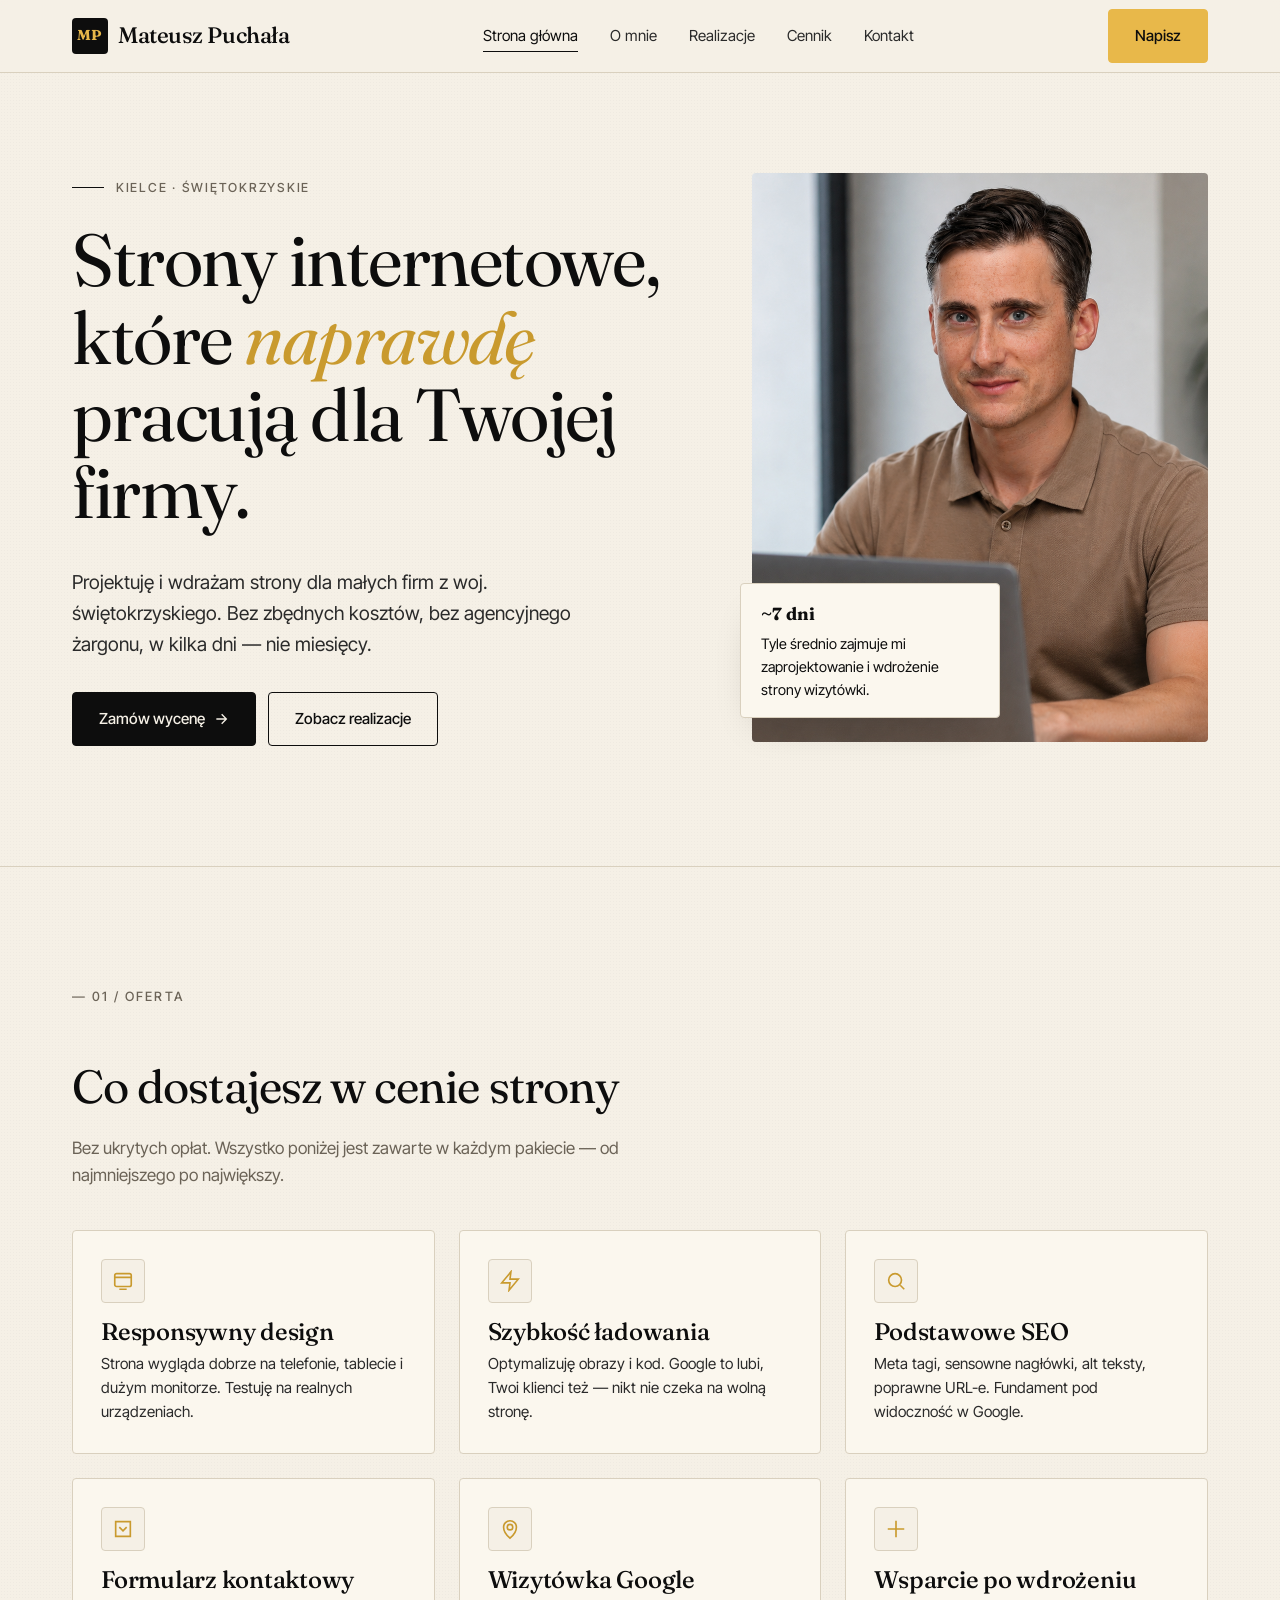
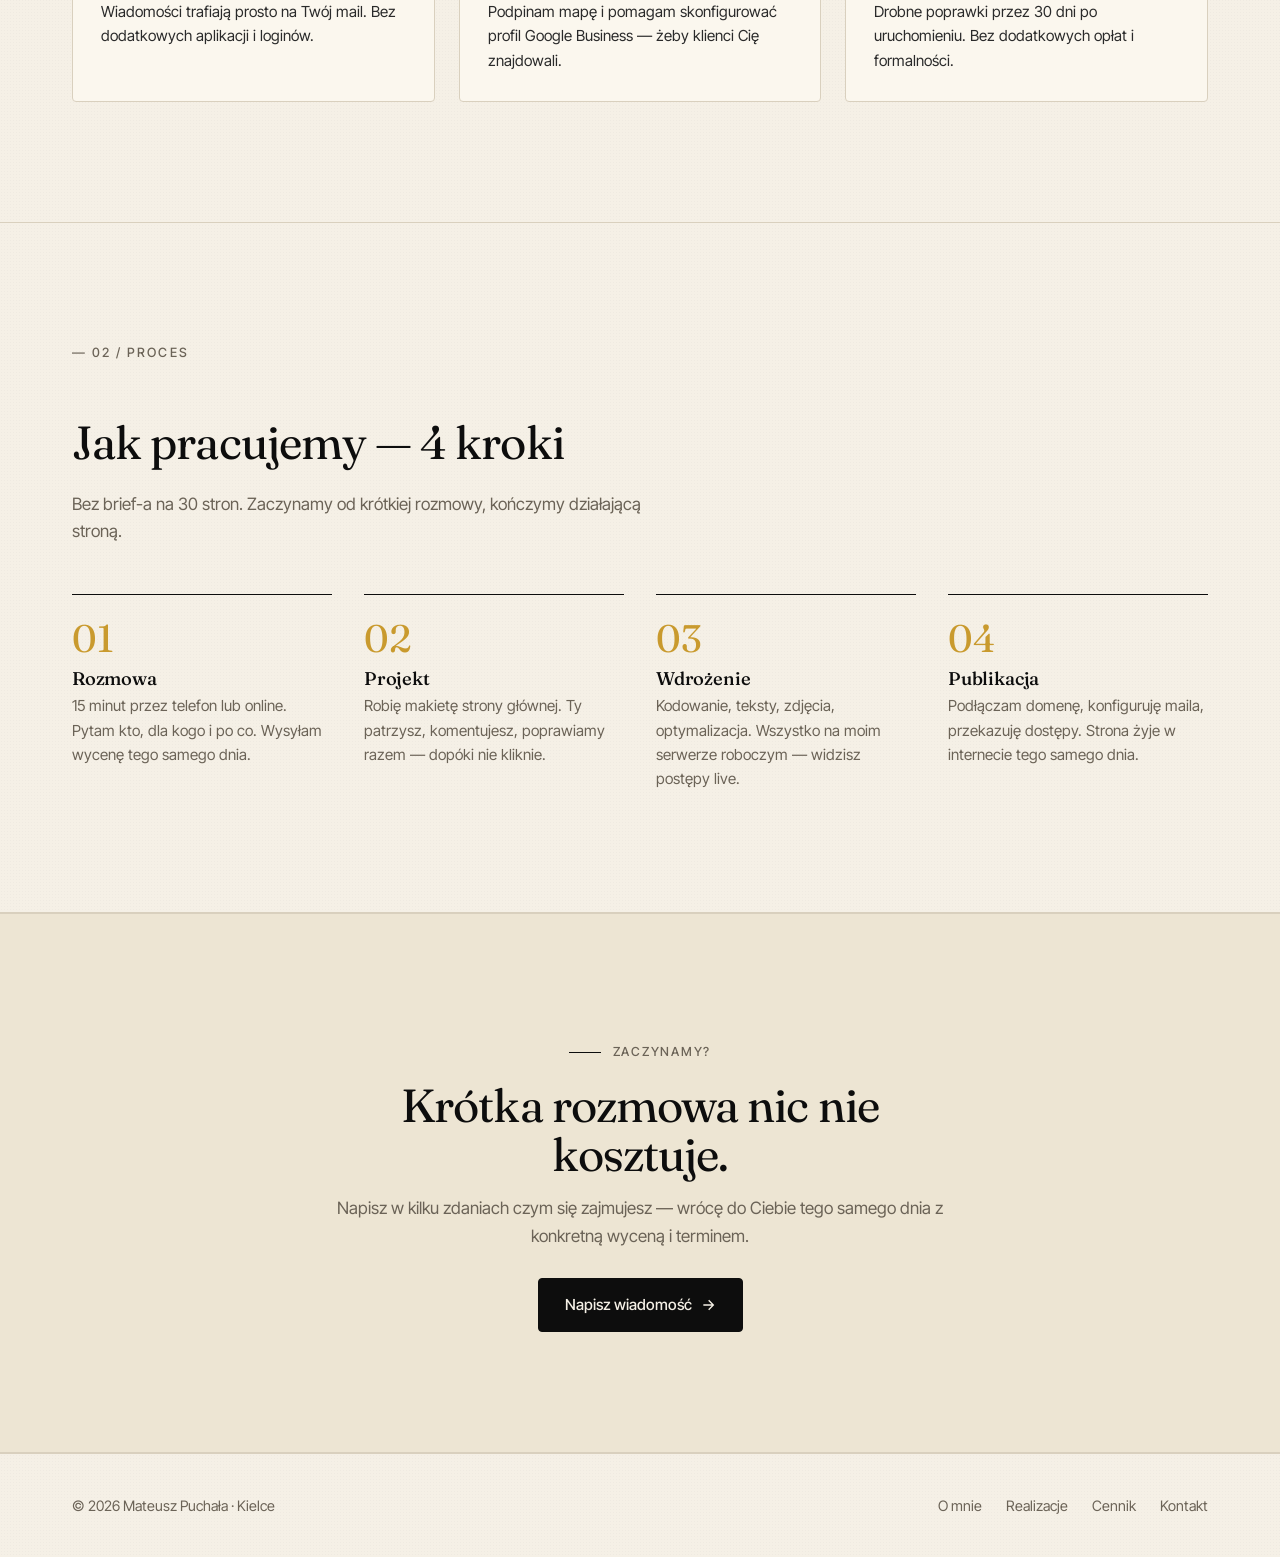
<file: index.html>
<!doctype html>
<html lang="pl">
<head>
<meta charset="utf-8" />
<meta name="viewport" content="width=device-width, initial-scale=1" />
<title>Strony internetowe Kielce · Mateusz Puchała</title>
<meta name="description" content="Projektuję i wdrażam strony internetowe dla małych firm z woj. świętokrzyskiego. Szybko, konkretnie, bez zbędnych kosztów. Kielce i okolice." />
<link rel="canonical" href="https://puchala-strony.pl/" />
<meta property="og:title" content="Strony internetowe Kielce · Mateusz Puchała" />
<meta property="og:description" content="Strony internetowe dla małych firm z woj. świętokrzyskiego. Szybko, konkretnie, bez zbędnych kosztów." />
<meta property="og:type" content="website" />
<meta property="og:url" content="https://puchala-strony.pl/" />
<meta property="og:image" content="https://puchala-strony.pl/images/og-image.jpg" />
<meta name="twitter:card" content="summary_large_image" />
<link rel="icon" href="images/favicon.svg" type="image/svg+xml" />
<link rel="preconnect" href="https://fonts.googleapis.com" />
<link rel="preconnect" href="https://fonts.gstatic.com" crossorigin />
<link rel="stylesheet" href="https://fonts.googleapis.com/css2?family=Fraunces:ital,opsz,wght@0,9..144,400;0,9..144,500;1,9..144,400&family=Inter+Tight:wght@400;500;600&display=swap" />
<link rel="stylesheet" href="css/style.css" />
<script type="application/ld+json">
{"@context":"https://schema.org","@type":"LocalBusiness","name":"Mateusz Puchała — strony internetowe","areaServed":"Województwo świętokrzyskie","description":"Projektowanie i wdrażanie stron internetowych dla małych firm.","address":{"@type":"PostalAddress","addressLocality":"Kielce","addressRegion":"świętokrzyskie","addressCountry":"PL"},"url":"/"}
</script>
</head>
<body>

<header class="site-header">
  <div class="wrap nav">
    <a class="logo" href="index.html"><span class="logo-mark">MP</span> Mateusz Puchała</a>
    <nav>
      <ul class="nav-links" id="navLinks">
        <li><a href="index.html" class="active">Strona główna</a></li>
        <li><a href="o-mnie.html">O mnie</a></li>
        <li><a href="realizacje.html">Realizacje</a></li>
        <li><a href="cennik.html">Cennik</a></li>
        <li><a href="kontakt.html">Kontakt</a></li>
      </ul>
    </nav>
    <a href="kontakt.html" class="btn btn-accent nav-cta">Napisz</a>
    <button class="nav-toggle" aria-label="Menu" aria-expanded="false" aria-controls="navLinks">
      <svg viewBox="0 0 24 24" fill="none" stroke="currentColor" stroke-width="2"><path d="M3 6h18M3 12h18M3 18h18"/></svg>
    </button>
  </div>
</header>

<main>

<!-- HERO -->
<section class="hero">
  <div class="wrap hero-grid">
    <div>
      <span class="eyebrow">Kielce · Świętokrzyskie</span>
      <h1>Strony internetowe, które <em>naprawdę</em> pracują dla Twojej firmy.</h1>
      <p class="hero-lead">Projektuję i wdrażam strony dla małych firm z woj. świętokrzyskiego. Bez zbędnych kosztów, bez agencyjnego żargonu, w kilka dni — nie miesięcy.</p>
      <div class="hero-cta">
        <a href="kontakt.html" class="btn btn-primary">Zamów wycenę
          <svg viewBox="0 0 24 24" fill="none" stroke="currentColor" stroke-width="2"><path d="M5 12h14M13 5l7 7-7 7"/></svg>
        </a>
        <a href="realizacje.html" class="btn">Zobacz realizacje</a>
      </div>
    </div>
    <div class="hero-media">
      <img class="hero-portrait" src="images/hero-portrait.jpg" alt="Mateusz Puchała przy pracy" width="896" height="1152" />
      <div class="hero-note">
        <strong>~7 dni</strong>
        Tyle średnio zajmuje mi zaprojektowanie i wdrożenie strony wizytówki.
      </div>
    </div>
  </div>
</section>


<!-- OFFER / FEATURES -->
<section id="oferta">
  <div class="wrap">
    <div class="section-head">
      <span class="section-num">— 01 / Oferta</span>
    </div>
    <h2>Co dostajesz w cenie strony</h2>
    <p class="muted" style="max-width:60ch;margin-bottom:40px">Bez ukrytych opłat. Wszystko poniżej jest zawarte w każdym pakiecie — od najmniejszego po największy.</p>

    <div class="feature-grid">
      <div class="feature">
        <div class="feature-icon"><svg viewBox="0 0 24 24" fill="none" stroke="currentColor" stroke-width="1.8"><rect x="3" y="4" width="18" height="14" rx="2"/><path d="M3 8h18M8 21h8"/></svg></div>
        <h3>Responsywny design</h3>
        <p>Strona wygląda dobrze na telefonie, tablecie i dużym monitorze. Testuję na realnych urządzeniach.</p>
      </div>
      <div class="feature">
        <div class="feature-icon"><svg viewBox="0 0 24 24" fill="none" stroke="currentColor" stroke-width="1.8"><path d="M13 2 3 14h9l-1 8 10-12h-9z"/></svg></div>
        <h3>Szybkość ładowania</h3>
        <p>Optymalizuję obrazy i kod. Google to lubi, Twoi klienci też — nikt nie czeka na wolną stronę.</p>
      </div>
      <div class="feature">
        <div class="feature-icon"><svg viewBox="0 0 24 24" fill="none" stroke="currentColor" stroke-width="1.8"><circle cx="11" cy="11" r="7"/><path d="m21 21-4.35-4.35"/></svg></div>
        <h3>Podstawowe SEO</h3>
        <p>Meta tagi, sensowne nagłówki, alt teksty, poprawne URL-e. Fundament pod widoczność w Google.</p>
      </div>
      <div class="feature">
        <div class="feature-icon"><svg viewBox="0 0 24 24" fill="none" stroke="currentColor" stroke-width="1.8"><path d="M4 4h16v16H4z"/><path d="m8 10 4 4 4-4"/></svg></div>
        <h3>Formularz kontaktowy</h3>
        <p>Wiadomości trafiają prosto na Twój mail. Bez dodatkowych aplikacji i loginów.</p>
      </div>
      <div class="feature">
        <div class="feature-icon"><svg viewBox="0 0 24 24" fill="none" stroke="currentColor" stroke-width="1.8"><circle cx="12" cy="10" r="3"/><path d="M12 22s7-6 7-12a7 7 0 0 0-14 0c0 6 7 12 7 12z"/></svg></div>
        <h3>Wizytówka Google</h3>
        <p>Podpinam mapę i pomagam skonfigurować profil Google Business — żeby klienci Cię znajdowali.</p>
      </div>
      <div class="feature">
        <div class="feature-icon"><svg viewBox="0 0 24 24" fill="none" stroke="currentColor" stroke-width="1.8"><path d="M12 3v18M3 12h18"/></svg></div>
        <h3>Wsparcie po wdrożeniu</h3>
        <p>Drobne poprawki przez 30 dni po uruchomieniu. Bez dodatkowych opłat i formalności.</p>
      </div>
    </div>
  </div>
</section>

<hr class="divider" />

<!-- PROCESS -->
<section id="proces">
  <div class="wrap">
    <div class="section-head">
      <span class="section-num">— 02 / Proces</span>
    </div>
    <h2>Jak pracujemy — 4 kroki</h2>
    <p class="muted" style="max-width:60ch;margin-bottom:48px">Bez brief-a na 30 stron. Zaczynamy od krótkiej rozmowy, kończymy działającą stroną.</p>
    <div class="process-grid">
      <div class="step">
        <div class="step-num">01</div>
        <h3>Rozmowa</h3>
        <p>15 minut przez telefon lub online. Pytam kto, dla kogo i po co. Wysyłam wycenę tego samego dnia.</p>
      </div>
      <div class="step">
        <div class="step-num">02</div>
        <h3>Projekt</h3>
        <p>Robię makietę strony głównej. Ty patrzysz, komentujesz, poprawiamy razem — dopóki nie kliknie.</p>
      </div>
      <div class="step">
        <div class="step-num">03</div>
        <h3>Wdrożenie</h3>
        <p>Kodowanie, teksty, zdjęcia, optymalizacja. Wszystko na moim serwerze roboczym — widzisz postępy live.</p>
      </div>
      <div class="step">
        <div class="step-num">04</div>
        <h3>Publikacja</h3>
        <p>Podłączam domenę, konfiguruję maila, przekazuję dostępy. Strona żyje w internecie tego samego dnia.</p>
      </div>
    </div>
  </div>
</section>

<hr class="divider" />

<!-- CTA -->
<section style="background:var(--bg-alt);border-top:1px solid var(--line);border-bottom:1px solid var(--line)">
  <div class="wrap" style="text-align:center;max-width:720px">
    <span class="eyebrow" style="justify-content:center">Zaczynamy?</span>
    <h2 style="margin:20px 0 16px">Krótka rozmowa nic nie kosztuje.</h2>
    <p class="muted" style="margin-bottom:28px">Napisz w kilku zdaniach czym się zajmujesz — wrócę do Ciebie tego samego dnia z konkretną wyceną i terminem.</p>
    <a href="kontakt.html" class="btn btn-primary">Napisz wiadomość
      <svg viewBox="0 0 24 24" fill="none" stroke="currentColor" stroke-width="2"><path d="M5 12h14M13 5l7 7-7 7"/></svg>
    </a>
  </div>
</section>

</main>

<footer class="site-footer">
  <div class="wrap footer-grid">
    <div>© <span id="year">2026</span> Mateusz Puchała · Kielce</div>
    <nav>
      <a href="o-mnie.html">O mnie</a>
      <a href="realizacje.html">Realizacje</a>
      <a href="cennik.html">Cennik</a>
      <a href="kontakt.html">Kontakt</a>
    </nav>
  </div>
</footer>

<script src="js/main.js"></script>
</body>
</html>
</file>
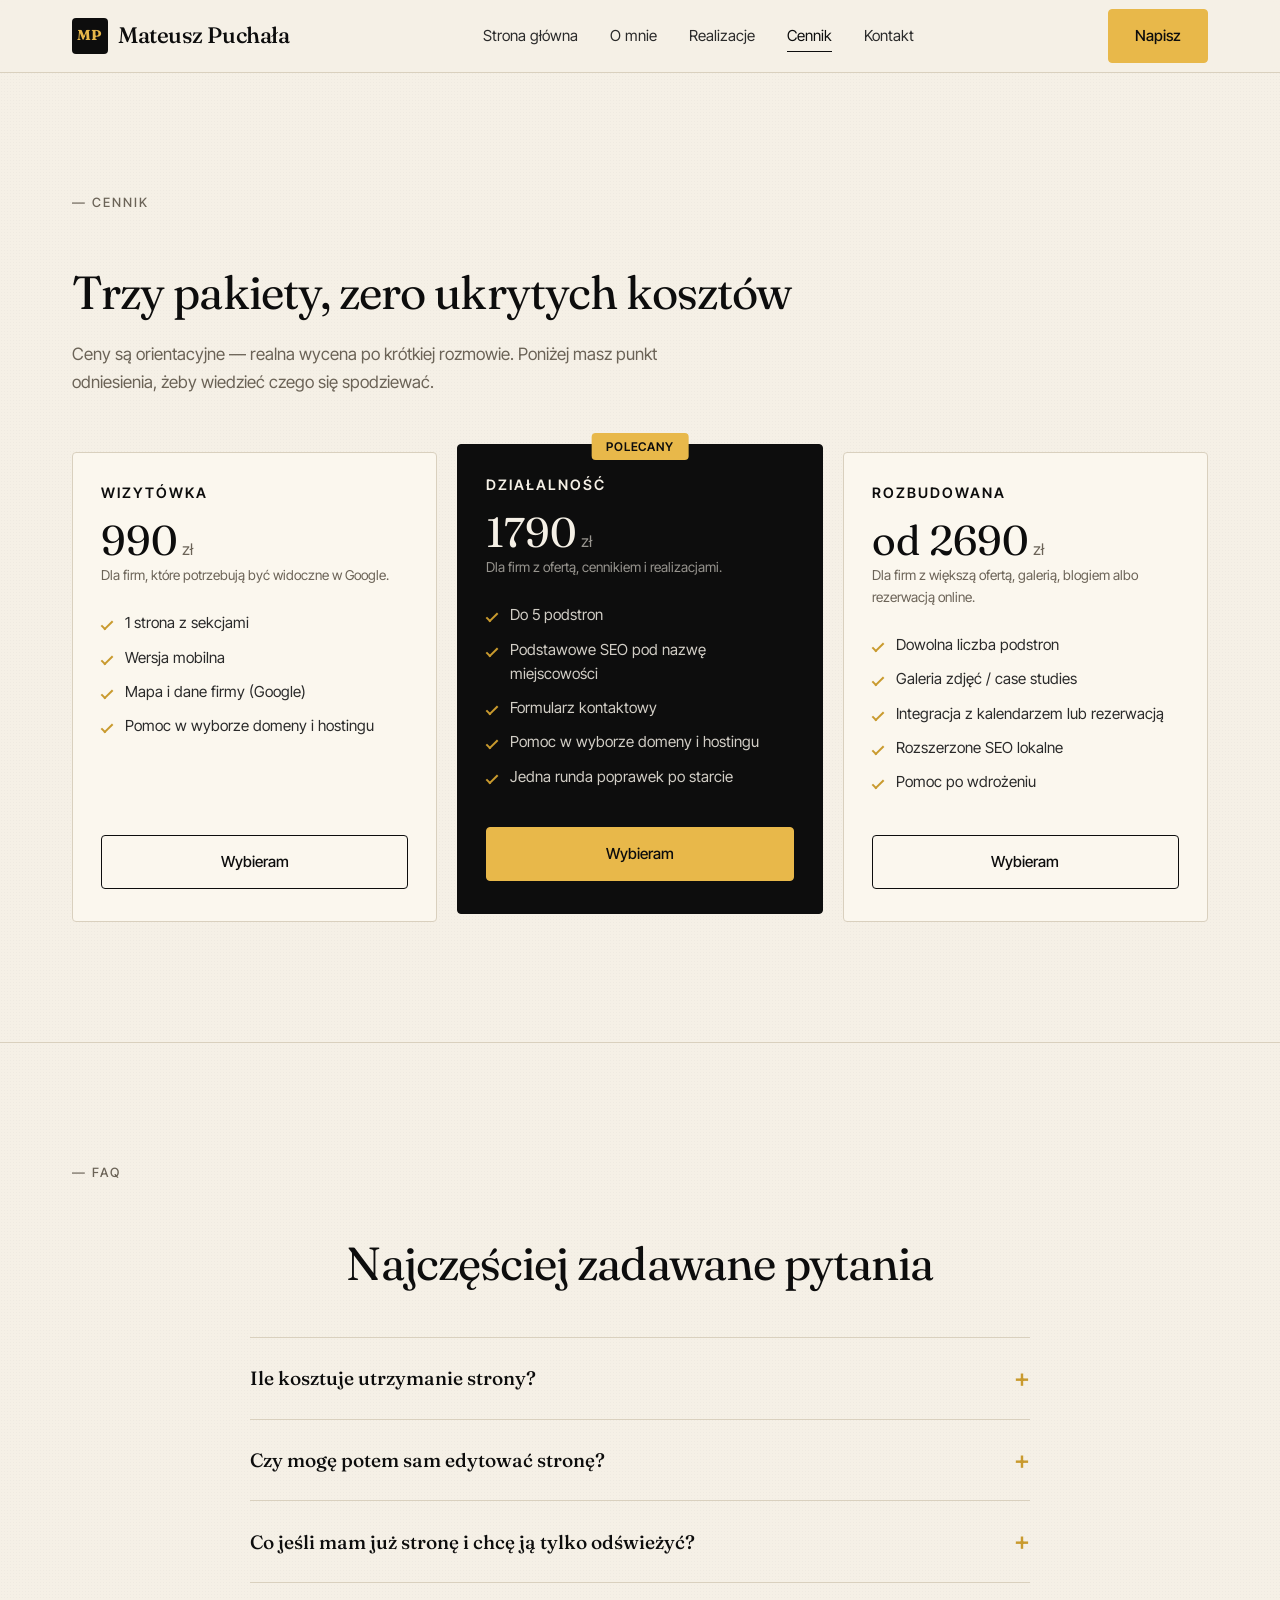
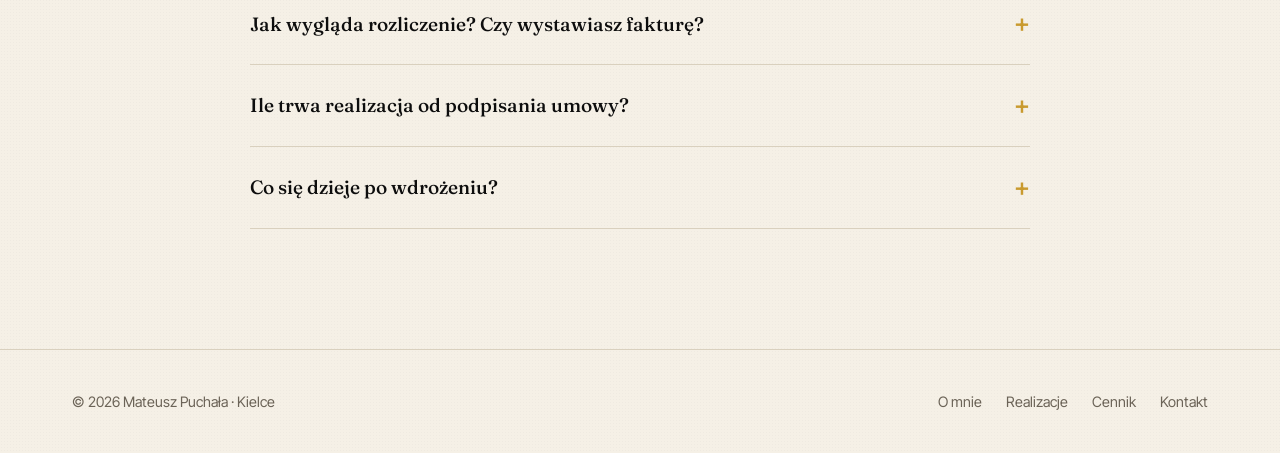
<file: cennik.html>
<!doctype html>
<html lang="pl">
<head>
<meta charset="utf-8" />
<meta name="viewport" content="width=device-width, initial-scale=1" />
<title>Cennik stron internetowych · Kielce — Mateusz Puchała</title>
<meta name="description" content="Cennik stron internetowych: pakiety od 990 zł. Wizytówka, strona firmowa, rozbudowana. Bez ukrytych kosztów, konkretne ceny." />
<link rel="canonical" href="https://puchala-strony.pl/cennik.html" />
<meta property="og:title" content="Cennik stron internetowych · Mateusz Puchała" />
<meta property="og:description" content="Konkretne ceny, bez ukrytych opłat. Pakiety od 990 zł." />
<meta property="og:type" content="website" />
<meta property="og:url" content="https://puchala-strony.pl/cennik.html" />
<meta property="og:image" content="https://puchala-strony.pl/images/og-image.jpg" />
<meta name="twitter:card" content="summary_large_image" />
<link rel="icon" href="images/favicon.svg" type="image/svg+xml" />
<link rel="preconnect" href="https://fonts.googleapis.com" />
<link rel="preconnect" href="https://fonts.gstatic.com" crossorigin />
<link rel="stylesheet" href="https://fonts.googleapis.com/css2?family=Fraunces:ital,opsz,wght@0,9..144,400;0,9..144,500;1,9..144,400&family=Inter+Tight:wght@400;500;600&display=swap" />
<link rel="stylesheet" href="css/style.css" />
<script type="application/ld+json">
{"@context":"https://schema.org","@type":"FAQPage","mainEntity":[
{"@type":"Question","name":"Ile kosztuje strona internetowa?","acceptedAnswer":{"@type":"Answer","text":"Pakiet Wizytówka od 990 zł. Strona firmowa (Działalność) 1790 zł. Rozbudowana od 2690 zł."}},
{"@type":"Question","name":"Czy w cenie jest domena i hosting?","acceptedAnswer":{"@type":"Answer","text":"Pomagam w wyborze i konfiguracji, ale same koszty (ok. 100-200 zł rocznie) opłacasz bezpośrednio u dostawcy — wszystko jest na Twoje dane."}},
{"@type":"Question","name":"Czy mogę potem sam edytować stronę?","acceptedAnswer":{"@type":"Answer","text":"Strony w tym standardzie nie wymagają panelu CMS — drobne zmiany (tekst, telefon, godziny) robię dla Ciebie szybko i bez dodatkowych kosztów w pierwszym miesiącu."}},
{"@type":"Question","name":"Ile trwa realizacja?","acceptedAnswer":{"@type":"Answer","text":"Wizytówka: około 5-7 dni. Działalność: 10-14 dni. Rozbudowana: 3-4 tygodnie."}},
{"@type":"Question","name":"Jak wygląda rozliczenie? Czy wystawiasz fakturę?","acceptedAnswer":{"@type":"Answer","text":"Prowadzę działalność nierejestrowaną, więc nie wystawiam faktur VAT. Rozliczamy się umową o dzieło z rachunkiem. Dla przedsiębiorców to w pełni legalny koszt uzyskania przychodu — księgowa zaksięguje umowę o dzieło tak samo jak fakturę od podwykonawcy."}}
]}
</script>
</head>
<body>

<header class="site-header">
  <div class="wrap nav">
    <a class="logo" href="index.html"><span class="logo-mark">MP</span> Mateusz Puchała</a>
    <nav>
      <ul class="nav-links" id="navLinks">
        <li><a href="index.html">Strona główna</a></li>
        <li><a href="o-mnie.html">O mnie</a></li>
        <li><a href="realizacje.html">Realizacje</a></li>
        <li><a href="cennik.html" class="active">Cennik</a></li>
        <li><a href="kontakt.html">Kontakt</a></li>
      </ul>
    </nav>
    <a href="kontakt.html" class="btn btn-accent nav-cta">Napisz</a>
    <button class="nav-toggle" aria-label="Menu" aria-expanded="false" aria-controls="navLinks">
      <svg viewBox="0 0 24 24" fill="none" stroke="currentColor" stroke-width="2"><path d="M3 6h18M3 12h18M3 18h18"/></svg>
    </button>
  </div>
</header>

<main>

<section>
  <div class="wrap">
    <div class="section-head"><span class="section-num">— Cennik</span></div>
    <h2>Trzy pakiety, zero ukrytych kosztów</h2>
    <p class="muted" style="max-width:60ch;margin-bottom:56px">Ceny są orientacyjne — realna wycena po krótkiej rozmowie. Poniżej masz punkt odniesienia, żeby wiedzieć czego się spodziewać.</p>

    <div class="pricing-grid">
      <div class="plan">
        <h3>Wizytówka</h3>
        <div class="plan-price">990<small> zł</small></div>
        <div class="plan-note">Dla firm, które potrzebują być widoczne w Google.</div>
        <ul class="plan-list">
          <li>1 strona z sekcjami</li>
          <li>Wersja mobilna</li>
          <li>Mapa i dane firmy (Google)</li>
          <li>Pomoc w wyborze domeny i hostingu</li>
        </ul>
        <a href="kontakt.html" class="btn">Wybieram</a>
      </div>

      <div class="plan featured">
        <div class="plan-badge">Polecany</div>
        <h3>Działalność</h3>
        <div class="plan-price">1790<small> zł</small></div>
        <div class="plan-note">Dla firm z ofertą, cennikiem i realizacjami.</div>
        <ul class="plan-list">
          <li>Do 5 podstron</li>
          <li>Podstawowe SEO pod nazwę miejscowości</li>
          <li>Formularz kontaktowy</li>
          <li>Pomoc w wyborze domeny i hostingu</li>
          <li>Jedna runda poprawek po starcie</li>
        </ul>
        <a href="kontakt.html" class="btn">Wybieram</a>
      </div>

      <div class="plan">
        <h3>Rozbudowana</h3>
        <div class="plan-price">od 2690<small> zł</small></div>
        <div class="plan-note">Dla firm z większą ofertą, galerią, blogiem albo rezerwacją online.</div>
        <ul class="plan-list">
          <li>Dowolna liczba podstron</li>
          <li>Galeria zdjęć / case studies</li>
          <li>Integracja z kalendarzem lub rezerwacją</li>
          <li>Rozszerzone SEO lokalne</li>
          <li>Pomoc po wdrożeniu</li>
        </ul>
        <a href="kontakt.html" class="btn">Wybieram</a>
      </div>
    </div>
  </div>
</section>

<hr class="divider" />

<section id="faq">
  <div class="wrap">
    <div class="section-head"><span class="section-num">— FAQ</span></div>
    <h2 style="text-align:center">Najczęściej zadawane pytania</h2>

    <div class="faq" style="margin-top:48px">
      <details>
        <summary>Ile kosztuje utrzymanie strony?</summary>
        <p>Domena i hosting to koszt kilkudziesięciu–stu kilkudziesięciu złotych rocznie, opłacany bezpośrednio u dostawcy. Pomagam Ci wybrać najtańsze i najprostsze rozwiązanie oraz wszystko skonfigurować.</p>
      </details>
      <details>
        <summary>Czy mogę potem sam edytować stronę?</summary>
        <p>Strony budowane w tym standardzie nie wymagają panelu CMS — drobne zmiany (tekst, telefon, godziny otwarcia) robię dla Ciebie szybko i bez dodatkowych kosztów w pierwszym miesiącu. Większe zmiany ustalamy indywidualnie.</p>
      </details>
      <details>
        <summary>Co jeśli mam już stronę i chcę ją tylko odświeżyć?</summary>
        <p>Zapraszam do rozmowy — patrzę na to co jest, mówię szczerze czy warto poprawiać, czy zrobić od zera. Redesign zwykle wychodzi taniej niż nowy projekt.</p>
      </details>
      <details>
        <summary>Jak wygląda rozliczenie? Czy wystawiasz fakturę?</summary>
        <p>Prowadzę <strong>działalność nierejestrowaną</strong>, więc nie wystawiam faktur VAT. Rozliczamy się na podstawie <strong>umowy o dzieło</strong> — dostajesz podpisaną umowę i rachunek. Dla przedsiębiorców to w pełni legalny koszt uzyskania przychodu: księgowa zaksięguje umowę o dzieło tak samo jak fakturę od podwykonawcy. Jeśli masz księgową, po prostu przekaż jej umowę i rachunek — będzie wiedziała co zrobić.</p>
      </details>
      <details>
        <summary>Ile trwa realizacja od podpisania umowy?</summary>
        <p>Wizytówka: 5-7 dni roboczych. Działalność: 10-14 dni. Rozbudowana: 3-4 tygodnie. Przy podpisaniu umowy podaję konkretną datę uruchomienia — i się jej trzymam.</p>
      </details>
      <details>
        <summary>Co się dzieje po wdrożeniu?</summary>
        <p>Przez 30 dni robię drobne poprawki za darmo. Później — jeśli chcesz — mogę zająć się utrzymaniem. Alternatywnie zostawiam Cię z pełnym dostępem i możesz kontynuować sam lub z kimś innym.</p>
      </details>
    </div>
  </div>
</section>

</main>

<footer class="site-footer">
  <div class="wrap footer-grid">
    <div>© <span id="year">2026</span> Mateusz Puchała · Kielce</div>
    <nav>
      <a href="o-mnie.html">O mnie</a>
      <a href="realizacje.html">Realizacje</a>
      <a href="cennik.html">Cennik</a>
      <a href="kontakt.html">Kontakt</a>
    </nav>
  </div>
</footer>

<script src="js/main.js"></script>
</body>
</html>
</file>
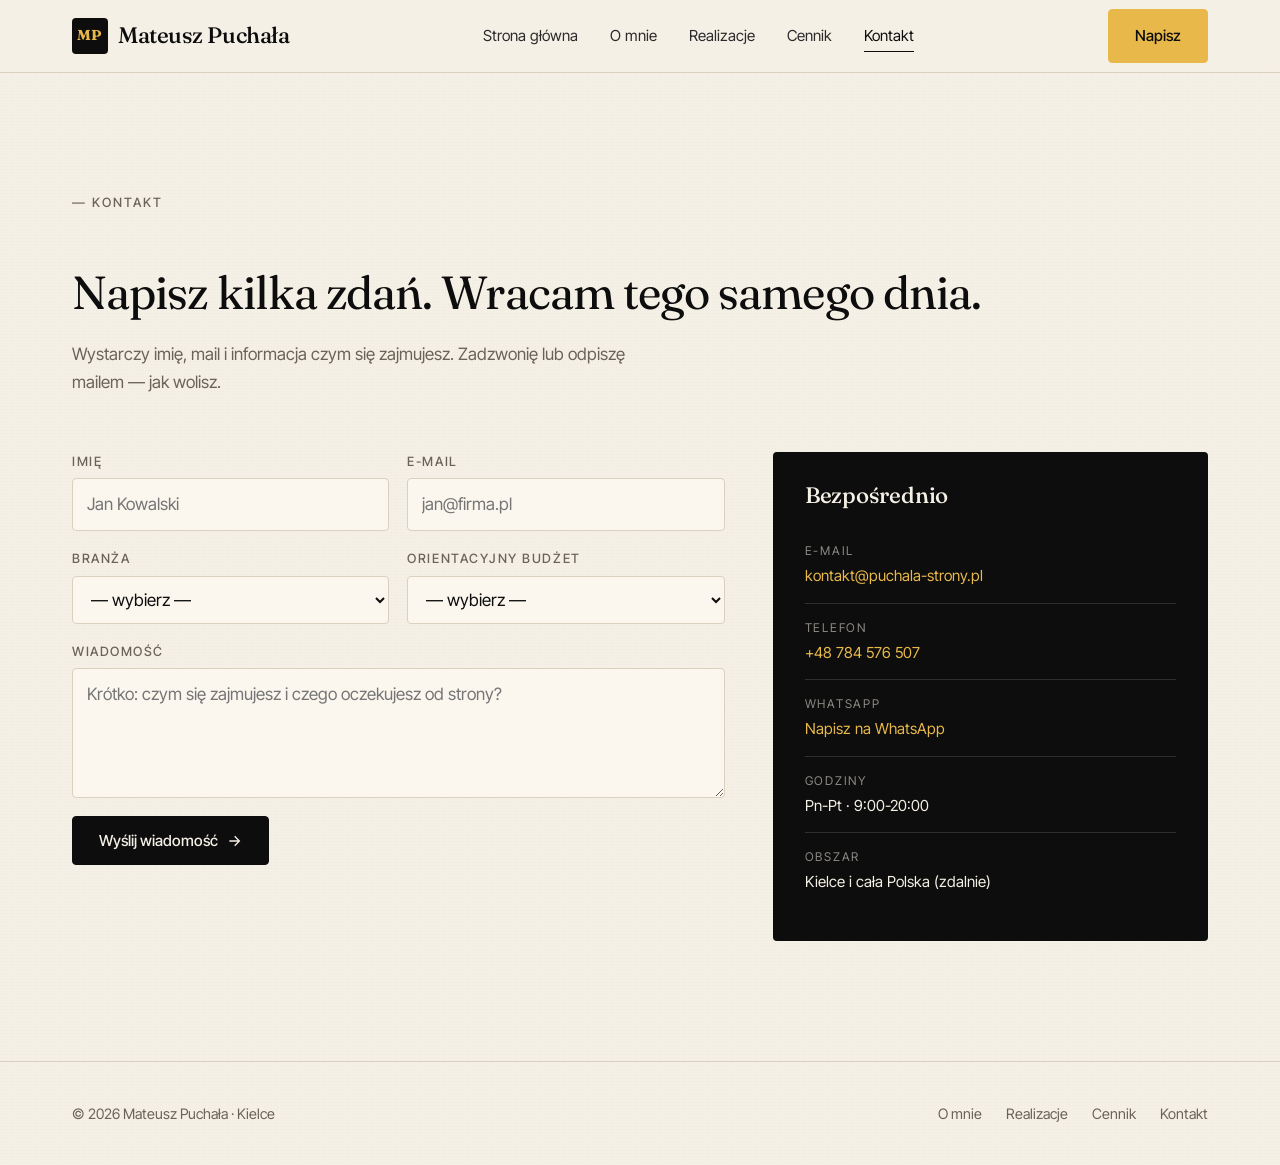
<file: kontakt.html>
<!doctype html>
<html lang="pl">
<head>
<meta charset="utf-8" />
<meta name="viewport" content="width=device-width, initial-scale=1" />
<title>Kontakt · Mateusz Puchała — strony internetowe Kielce</title>
<meta name="description" content="Napisz w kilku zdaniach czym się zajmujesz — wrócę tego samego dnia z konkretną wyceną i terminem. Kielce, woj. świętokrzyskie." />
<link rel="canonical" href="https://puchala-strony.pl/kontakt.html" />
<meta property="og:title" content="Kontakt · Mateusz Puchała" />
<meta property="og:description" content="Napisz — odpowiadam tego samego dnia." />
<meta property="og:type" content="website" />
<meta property="og:url" content="https://puchala-strony.pl/kontakt.html" />
<meta property="og:image" content="https://puchala-strony.pl/images/og-image.jpg" />
<meta name="twitter:card" content="summary_large_image" />
<link rel="icon" href="images/favicon.svg" type="image/svg+xml" />
<link rel="preconnect" href="https://fonts.googleapis.com" />
<link rel="preconnect" href="https://fonts.gstatic.com" crossorigin />
<link rel="stylesheet" href="https://fonts.googleapis.com/css2?family=Fraunces:ital,opsz,wght@0,9..144,400;0,9..144,500;1,9..144,400&family=Inter+Tight:wght@400;500;600&display=swap" />
<link rel="stylesheet" href="css/style.css" />
</head>
<body>

<header class="site-header">
  <div class="wrap nav">
    <a class="logo" href="index.html"><span class="logo-mark">MP</span> Mateusz Puchała</a>
    <nav>
      <ul class="nav-links" id="navLinks">
        <li><a href="index.html">Strona główna</a></li>
        <li><a href="o-mnie.html">O mnie</a></li>
        <li><a href="realizacje.html">Realizacje</a></li>
        <li><a href="cennik.html">Cennik</a></li>
        <li><a href="kontakt.html" class="active">Kontakt</a></li>
      </ul>
    </nav>
    <a href="#formularz" class="btn btn-accent nav-cta">Napisz</a>
    <button class="nav-toggle" aria-label="Menu" aria-expanded="false" aria-controls="navLinks">
      <svg viewBox="0 0 24 24" fill="none" stroke="currentColor" stroke-width="2"><path d="M3 6h18M3 12h18M3 18h18"/></svg>
    </button>
  </div>
</header>

<main>

<section>
  <div class="wrap">
    <div class="section-head"><span class="section-num">— Kontakt</span></div>
    <h2>Napisz kilka zdań. Wracam tego samego dnia.</h2>
    <p class="muted" style="max-width:60ch;margin-bottom:56px">Wystarczy imię, mail i informacja czym się zajmujesz. Zadzwonię lub odpiszę mailem — jak wolisz.</p>

    <div class="contact-grid">

      <form id="formularz"
            action="https://formspree.io/f/xykqqyrz"
            method="POST">

        <!-- Ukryte pola dla Formspree -->
        <input type="hidden" name="_subject" value="Nowe zapytanie z puchala-strony.pl" />
        <input type="hidden" name="_language" value="pl" />
        <!-- Honeypot — chroni przed botami, zostaw jak jest -->
        <input type="text" name="_gotcha" style="position:absolute;left:-9999px" tabindex="-1" autocomplete="off" />

        <div class="form-row">
          <div class="form-field">
            <label for="imie">Imię</label>
            <input type="text" id="imie" name="imie" required placeholder="Jan Kowalski" />
          </div>
          <div class="form-field">
            <label for="email">E-mail</label>
            <input type="email" id="email" name="email" required placeholder="jan@firma.pl" />
          </div>
        </div>

        <div class="form-row">
          <div class="form-field">
            <label for="branza">Branża</label>
            <select id="branza" name="branza">
              <option value="">— wybierz —</option>
              <option>Usługi lokalne</option>
              <option>Sklep online</option>
              <option>Gastronomia</option>
              <option>Zdrowie / uroda</option>
              <option>Edukacja</option>
              <option>Inna</option>
            </select>
          </div>
          <div class="form-field">
            <label for="budzet">Orientacyjny budżet</label>
            <select id="budzet" name="budzet">
              <option value="">— wybierz —</option>
              <option>do 1000 zł</option>
              <option>1000 - 2000 zł</option>
              <option>2000 - 3000 zł</option>
              <option>powyżej 3000 zł</option>
              <option>nie wiem jeszcze</option>
            </select>
          </div>
        </div>

        <div class="form-field">
          <label for="wiadomosc">Wiadomość</label>
          <textarea id="wiadomosc" name="wiadomosc" required placeholder="Krótko: czym się zajmujesz i czego oczekujesz od strony?"></textarea>
        </div>

        <button type="submit" class="btn btn-primary">Wyślij wiadomość
          <svg viewBox="0 0 24 24" fill="none" stroke="currentColor" stroke-width="2"><path d="M5 12h14M13 5l7 7-7 7"/></svg>
        </button>

        <p class="form-status" role="status" aria-live="polite" hidden></p>
      </form>

      <aside class="contact-info">
        <h3>Bezpośrednio</h3>

        <div class="info-row">
          <div class="info-label">E-mail</div>
          <a href="mailto:kontakt@puchala-strony.pl">kontakt@puchala-strony.pl</a>
        </div>

        <div class="info-row">
          <div class="info-label">Telefon</div>
          <a href="tel:+48784576507">+48 784 576 507</a>
        </div>

        <div class="info-row">
          <div class="info-label">WhatsApp</div>
          <a href="https://wa.me/48784576507" target="_blank" rel="noopener">Napisz na WhatsApp</a>
        </div>

        <div class="info-row">
          <div class="info-label">Godziny</div>
          Pn-Pt · 9:00-20:00
        </div>

        <div class="info-row">
          <div class="info-label">Obszar</div>
          Kielce i cała Polska (zdalnie)
        </div>
      </aside>
    </div>
  </div>
</section>

</main>

<footer class="site-footer">
  <div class="wrap footer-grid">
    <div>© <span id="year">2026</span> Mateusz Puchała · Kielce</div>
    <nav>
      <a href="o-mnie.html">O mnie</a>
      <a href="realizacje.html">Realizacje</a>
      <a href="cennik.html">Cennik</a>
      <a href="kontakt.html">Kontakt</a>
    </nav>
  </div>
</footer>

<script src="js/main.js"></script>
</body>
</html>
</file>
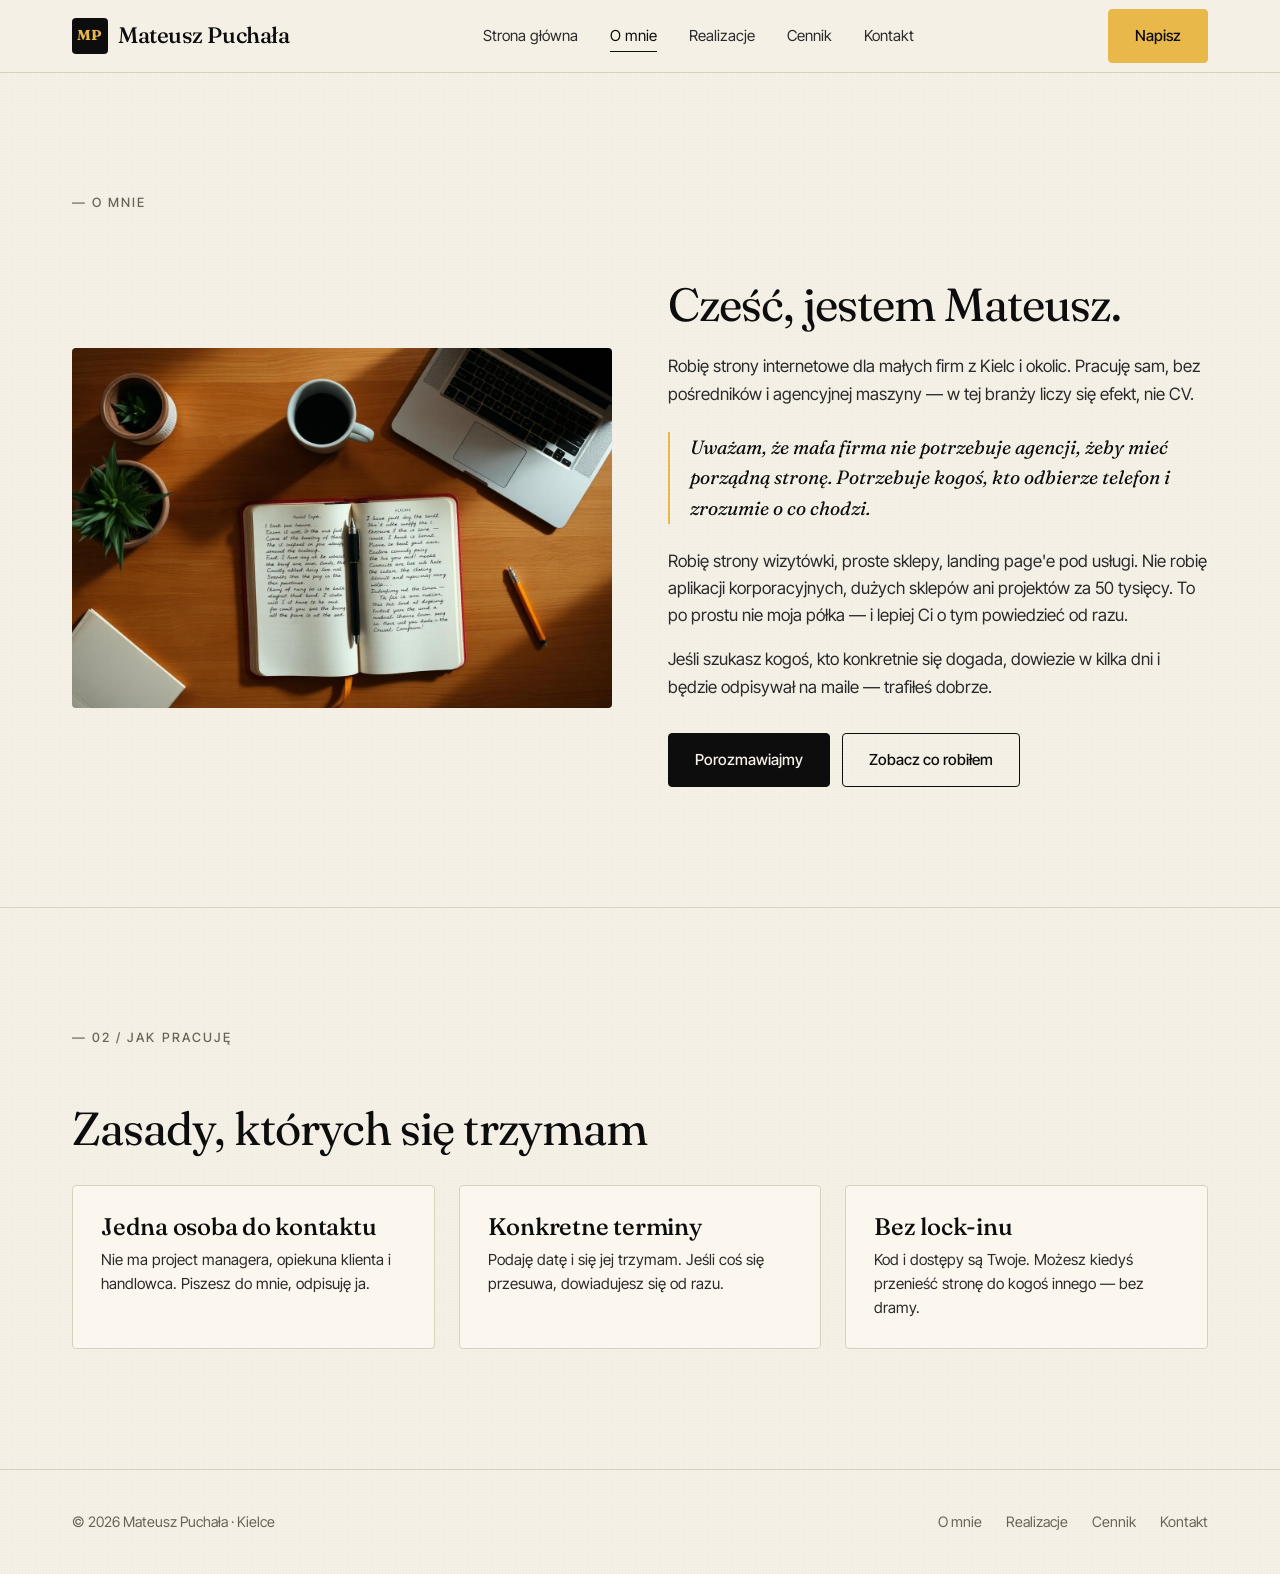
<file: o-mnie.html>
<!doctype html>
<html lang="pl">
<head>
<meta charset="utf-8" />
<meta name="viewport" content="width=device-width, initial-scale=1" />
<title>O mnie — Mateusz Puchała · Strony internetowe Kielce</title>
<meta name="description" content="Kim jestem, jak pracuję i dlaczego małe firmy z woj. świętokrzyskiego mi ufają. Krótko i konkretnie." />
<link rel="canonical" href="https://puchala-strony.pl/o-mnie.html" />
<meta property="og:title" content="O mnie — Mateusz Puchała" />
<meta property="og:description" content="Robię strony dla małych firm z woj. świętokrzyskiego. Poznaj mnie i sposób pracy." />
<meta property="og:type" content="profile" />
<meta property="og:url" content="https://puchala-strony.pl/o-mnie.html" />
<meta property="og:image" content="https://puchala-strony.pl/images/og-image.jpg" />
<meta name="twitter:card" content="summary_large_image" />
<link rel="icon" href="images/favicon.svg" type="image/svg+xml" />
<link rel="preconnect" href="https://fonts.googleapis.com" />
<link rel="preconnect" href="https://fonts.gstatic.com" crossorigin />
<link rel="stylesheet" href="https://fonts.googleapis.com/css2?family=Fraunces:ital,opsz,wght@0,9..144,400;0,9..144,500;1,9..144,400&family=Inter+Tight:wght@400;500;600&display=swap" />
<link rel="stylesheet" href="css/style.css" />
</head>
<body>

<header class="site-header">
  <div class="wrap nav">
    <a class="logo" href="index.html"><span class="logo-mark">MP</span> Mateusz Puchała</a>
    <nav>
      <ul class="nav-links" id="navLinks">
        <li><a href="index.html">Strona główna</a></li>
        <li><a href="o-mnie.html" class="active">O mnie</a></li>
        <li><a href="realizacje.html">Realizacje</a></li>
        <li><a href="cennik.html">Cennik</a></li>
        <li><a href="kontakt.html">Kontakt</a></li>
      </ul>
    </nav>
    <a href="kontakt.html" class="btn btn-accent nav-cta">Napisz</a>
    <button class="nav-toggle" aria-label="Menu" aria-expanded="false" aria-controls="navLinks">
      <svg viewBox="0 0 24 24" fill="none" stroke="currentColor" stroke-width="2"><path d="M3 6h18M3 12h18M3 18h18"/></svg>
    </button>
  </div>
</header>

<main>

<section>
  <div class="wrap">
    <div class="section-head">
      <span class="section-num">— O mnie</span>
    </div>
    <div class="about">
      <div>
        <img src="images/about-desk.jpg" alt="Biurko przy pracy — notatnik, kawa, laptop" width="1408" height="896" />
      </div>
      <div class="about-body">
        <h2>Cześć, jestem Mateusz.</h2>
        <p>Robię strony internetowe dla małych firm z Kielc i okolic. Pracuję sam, bez pośredników i agencyjnej maszyny — w tej branży liczy się efekt, nie CV.</p>

        <blockquote class="about-quote">
          Uważam, że mała firma nie potrzebuje agencji, żeby mieć porządną stronę. Potrzebuje kogoś, kto odbierze telefon i zrozumie o co chodzi.
        </blockquote>

        <p>Robię strony wizytówki, proste sklepy, landing page'e pod usługi. Nie robię aplikacji korporacyjnych, dużych sklepów ani projektów za 50 tysięcy. To po prostu nie moja półka — i lepiej Ci o tym powiedzieć od razu.</p>
        <p>Jeśli szukasz kogoś, kto konkretnie się dogada, dowiezie w kilka dni i będzie odpisywał na maile — trafiłeś dobrze.</p>

        <div style="margin-top:32px;display:flex;gap:12px;flex-wrap:wrap">
          <a href="kontakt.html" class="btn btn-primary">Porozmawiajmy</a>
          <a href="realizacje.html" class="btn">Zobacz co robiłem</a>
        </div>
      </div>
    </div>
  </div>
</section>

<hr class="divider" />

<section>
  <div class="wrap">
    <div class="section-head"><span class="section-num">— 02 / Jak pracuję</span></div>
    <h2>Zasady, których się trzymam</h2>
    <div class="feature-grid" style="margin-top:32px">
      <div class="feature">
        <h3>Jedna osoba do kontaktu</h3>
        <p>Nie ma project managera, opiekuna klienta i handlowca. Piszesz do mnie, odpisuję ja.</p>
      </div>
      <div class="feature">
        <h3>Konkretne terminy</h3>
        <p>Podaję datę i się jej trzymam. Jeśli coś się przesuwa, dowiadujesz się od razu.</p>
      </div>
      <div class="feature">
        <h3>Bez lock-inu</h3>
        <p>Kod i dostępy są Twoje. Możesz kiedyś przenieść stronę do kogoś innego — bez dramy.</p>
      </div>
    </div>
  </div>
</section>

</main>

<footer class="site-footer">
  <div class="wrap footer-grid">
    <div>© <span id="year">2026</span> Mateusz Puchała · Kielce</div>
    <nav>
      <a href="o-mnie.html">O mnie</a>
      <a href="realizacje.html">Realizacje</a>
      <a href="cennik.html">Cennik</a>
      <a href="kontakt.html">Kontakt</a>
    </nav>
  </div>
</footer>

<script src="js/main.js"></script>
</body>
</html>
</file>
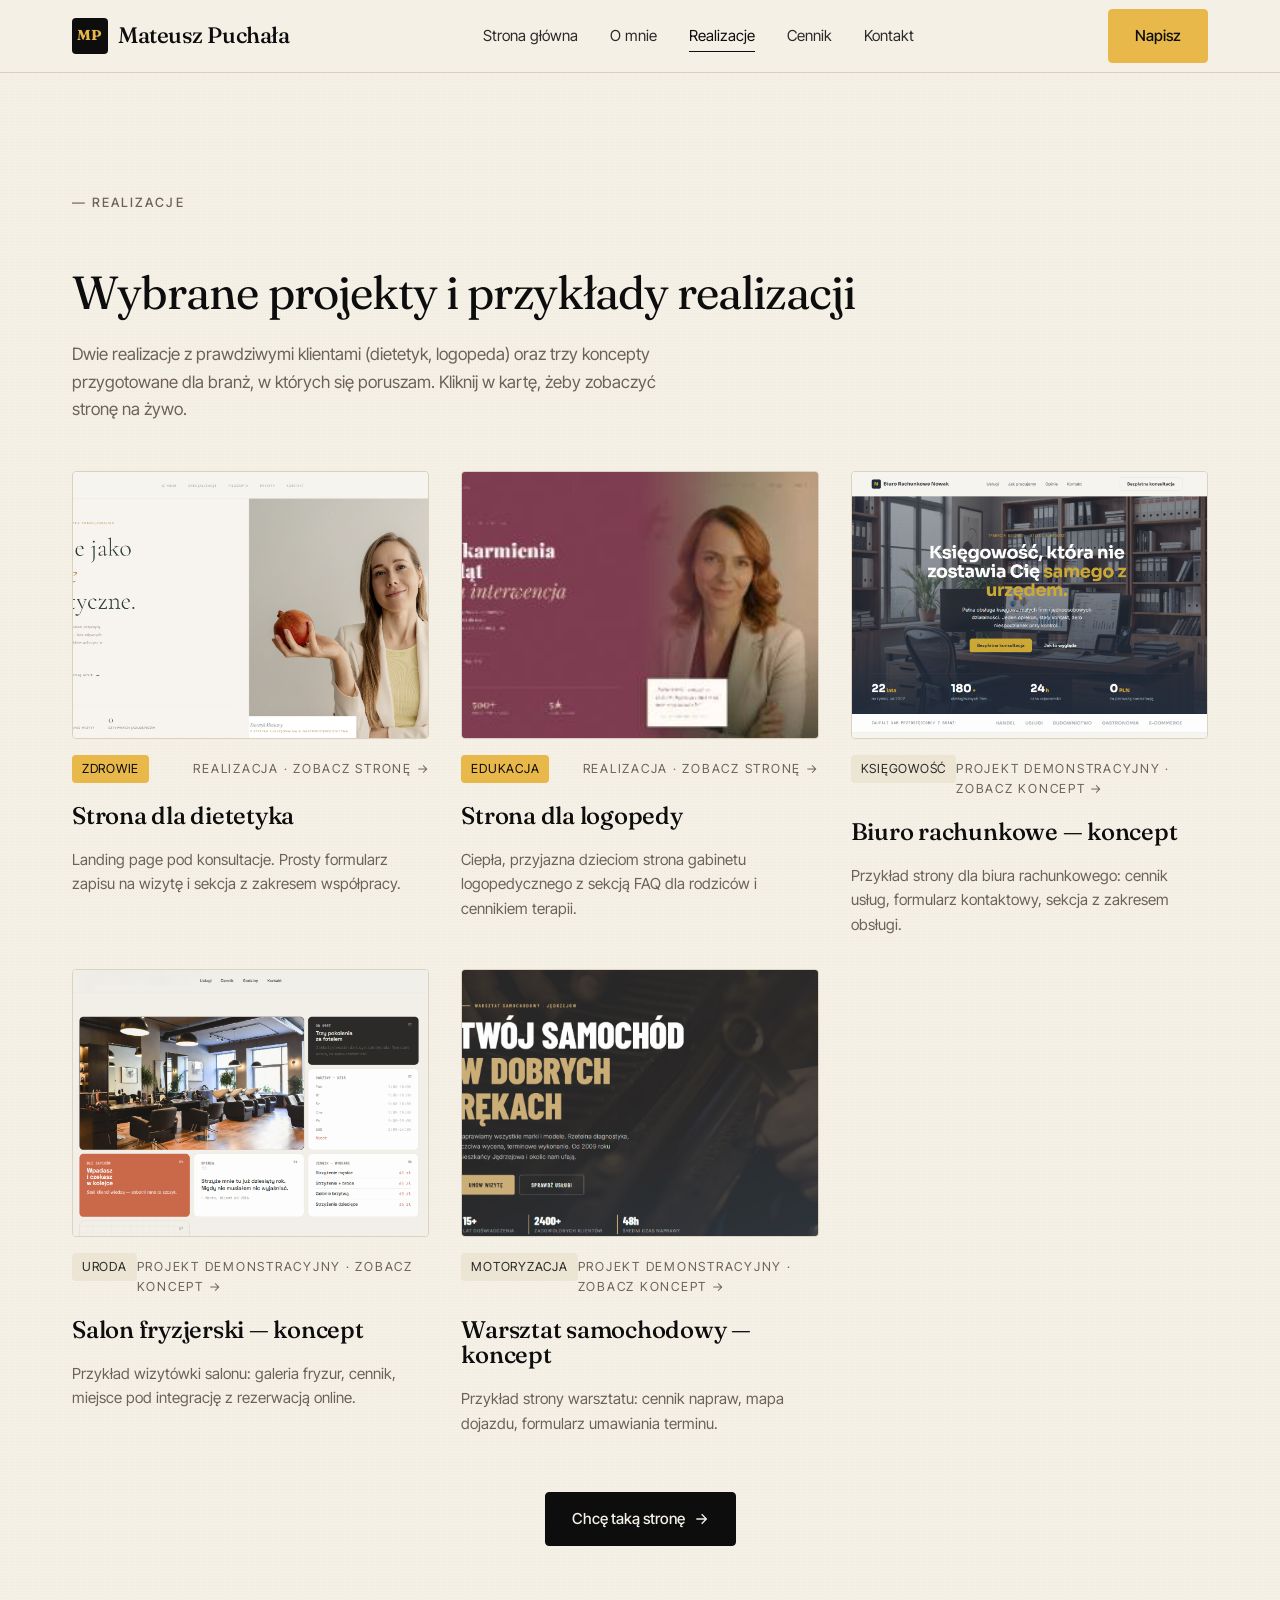
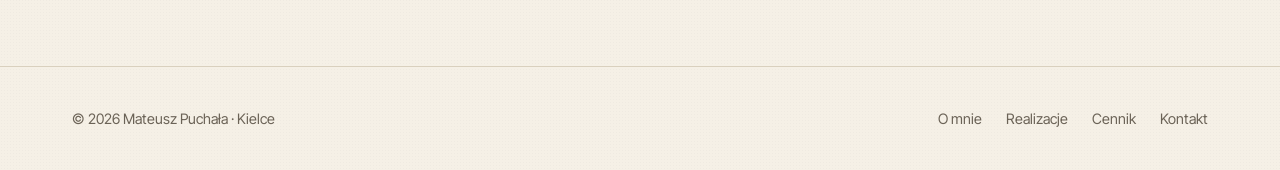
<file: realizacje.html>
<!doctype html>
<html lang="pl">
<head>
<meta charset="utf-8" />
<meta name="viewport" content="width=device-width, initial-scale=1" />
<title>Realizacje — strony internetowe · Mateusz Puchała</title>
<meta name="description" content="Wybrane realizacje stron internetowych: dietetyk, logopeda oraz przykładowe projekty dla biur rachunkowych, salonów i warsztatów." />
<link rel="canonical" href="https://puchala-strony.pl/realizacje.html" />
<meta property="og:title" content="Realizacje — Mateusz Puchała" />
<meta property="og:description" content="Portfolio stron dla małych firm z woj. świętokrzyskiego." />
<meta property="og:type" content="website" />
<meta property="og:url" content="https://puchala-strony.pl/realizacje.html" />
<meta property="og:image" content="https://puchala-strony.pl/images/og-image.jpg" />
<meta name="twitter:card" content="summary_large_image" />
<link rel="icon" href="images/favicon.svg" type="image/svg+xml" />
<link rel="preconnect" href="https://fonts.googleapis.com" />
<link rel="preconnect" href="https://fonts.gstatic.com" crossorigin />
<link rel="stylesheet" href="https://fonts.googleapis.com/css2?family=Fraunces:ital,opsz,wght@0,9..144,400;0,9..144,500;1,9..144,400&family=Inter+Tight:wght@400;500;600&display=swap" />
<link rel="stylesheet" href="css/style.css" />
</head>
<body>

<header class="site-header">
  <div class="wrap nav">
    <a class="logo" href="index.html"><span class="logo-mark">MP</span> Mateusz Puchała</a>
    <nav>
      <ul class="nav-links" id="navLinks">
        <li><a href="index.html">Strona główna</a></li>
        <li><a href="o-mnie.html">O mnie</a></li>
        <li><a href="realizacje.html" class="active">Realizacje</a></li>
        <li><a href="cennik.html">Cennik</a></li>
        <li><a href="kontakt.html">Kontakt</a></li>
      </ul>
    </nav>
    <a href="kontakt.html" class="btn btn-accent nav-cta">Napisz</a>
    <button class="nav-toggle" aria-label="Menu" aria-expanded="false" aria-controls="navLinks">
      <svg viewBox="0 0 24 24" fill="none" stroke="currentColor" stroke-width="2"><path d="M3 6h18M3 12h18M3 18h18"/></svg>
    </button>
  </div>
</header>

<main>

<section>
  <div class="wrap">
    <div class="section-head"><span class="section-num">— Realizacje</span></div>
      <h2>Wybrane projekty i przykłady realizacji</h2>
      <p class="muted" style="max-width:62ch;margin-bottom:48px">Dwie realizacje z prawdziwymi klientami (dietetyk, logopeda) oraz trzy koncepty przygotowane dla branż, w których się poruszam. Kliknij w kartę, żeby zobaczyć stronę na żywo.</p>

    <div class="portfolio-grid">

      <a class="project project--live" href="https://karwowska-dietetyk.pl/" target="_blank" rel="noopener" aria-label="Otwórz stronę dietetyka w nowej karcie">
        <img class="project-img" src="images/portfolio-04-dietetyk.jpg" alt="Strona dietetyka" width="1408" height="896" loading="lazy" />
        <div class="project-meta"><span class="project-tag">Zdrowie</span><span>Realizacja · zobacz stronę →</span></div>
        <h3>Strona dla dietetyka</h3>
        <p class="project-effect">Landing page pod konsultacje. Prosty formularz zapisu na wizytę i sekcja z zakresem współpracy.</p>
      </a>

      <a class="project project--live" href="https://logopeda-bilcza.vercel.app/" target="_blank" rel="noopener" aria-label="Otwórz stronę logopedy w nowej karcie">
        <img class="project-img" src="images/portfolio-05-logopeda.jpg" alt="Strona gabinetu logopedycznego" width="1408" height="896" loading="lazy" />
        <div class="project-meta"><span class="project-tag">Edukacja</span><span>Realizacja · zobacz stronę →</span></div>
        <h3>Strona dla logopedy</h3>
        <p class="project-effect">Ciepła, przyjazna dzieciom strona gabinetu logopedycznego z sekcją FAQ dla rodziców i cennikiem terapii.</p>
      </a>

      <a class="project project--demo" href="https://ksiegowy-biuro-rachunkowe.vercel.app/" target="_blank" rel="noopener" aria-label="Otwórz koncept strony biura rachunkowego w nowej karcie">
        <img class="project-img" src="images/portfolio-01-ksiegowa.jpg" alt="Projekt strony biura rachunkowego" width="1408" height="896" loading="lazy" />
        <div class="project-meta"><span class="project-tag">Księgowość</span><span>Projekt demonstracyjny · zobacz koncept →</span></div>
        <h3>Biuro rachunkowe — koncept</h3>
        <p class="project-effect">Przykład strony dla biura rachunkowego: cennik usług, formularz kontaktowy, sekcja z zakresem obsługi.</p>
      </a>

      <a class="project project--demo" href="https://fryzjer-kowalski.vercel.app/" target="_blank" rel="noopener" aria-label="Otwórz koncept strony salonu fryzjerskiego w nowej karcie">
        <img class="project-img" src="images/portfolio-02-fryzjer.jpg" alt="Projekt strony salonu fryzjerskiego" width="1408" height="896" loading="lazy" />
        <div class="project-meta"><span class="project-tag">Uroda</span><span>Projekt demonstracyjny · zobacz koncept →</span></div>
        <h3>Salon fryzjerski — koncept</h3>
        <p class="project-effect">Przykład wizytówki salonu: galeria fryzur, cennik, miejsce pod integrację z rezerwacją online.</p>
      </a>

      <a class="project project--demo" href="https://warsztat-jedrzejow-e88b.vercel.app/" target="_blank" rel="noopener" aria-label="Otwórz koncept strony warsztatu w nowej karcie">
        <img class="project-img" src="images/portfolio-03-warsztat.jpg" alt="Projekt strony warsztatu samochodowego" width="1408" height="896" loading="lazy" />
        <div class="project-meta"><span class="project-tag">Motoryzacja</span><span>Projekt demonstracyjny · zobacz koncept →</span></div>
        <h3>Warsztat samochodowy — koncept</h3>
        <p class="project-effect">Przykład strony warsztatu: cennik napraw, mapa dojazdu, formularz umawiania terminu.</p>
      </a>

    </div>

    <div style="margin-top:56px;text-align:center">
      <a href="kontakt.html" class="btn btn-primary">Chcę taką stronę
        <svg viewBox="0 0 24 24" fill="none" stroke="currentColor" stroke-width="2"><path d="M5 12h14M13 5l7 7-7 7"/></svg>
      </a>
    </div>
  </div>
</section>

</main>

<footer class="site-footer">
  <div class="wrap footer-grid">
    <div>© <span id="year">2026</span> Mateusz Puchała · Kielce</div>
    <nav>
      <a href="o-mnie.html">O mnie</a>
      <a href="realizacje.html">Realizacje</a>
      <a href="cennik.html">Cennik</a>
      <a href="kontakt.html">Kontakt</a>
    </nav>
  </div>
</footer>

<script src="js/main.js"></script>
</body>
</html>
</file>
<file: css/style.css>
/* ============================================================
   Mateusz Puchała — strony internetowe
   Design tokens + globalne style + wszystkie sekcje
   ============================================================ */

:root {
  --bg: #F5F0E6;
  --bg-alt: #EDE5D3;
  --ink: #0D0D0D;
  --ink-soft: #2A2A2A;
  --muted: #6B6357;
  --accent: #E8B84A;
  --accent-dark: #C99A2E;
  --line: #D9D0BE;
  --card: #FBF7EE;

  --font-display: "Fraunces", Georgia, serif;
  --font-body: "Inter Tight", -apple-system, BlinkMacSystemFont, "Segoe UI", sans-serif;

  --wrap: 1200px;
  --gap: clamp(16px, 3vw, 32px);
  --radius: 4px;
}

*, *::before, *::after { box-sizing: border-box; }

html { scroll-behavior: smooth; }

body {
  margin: 0;
  font-family: var(--font-body);
  font-size: 17px;
  line-height: 1.6;
  color: var(--ink);
  background: var(--bg);
  -webkit-font-smoothing: antialiased;
  text-rendering: optimizeLegibility;
  /* subtle paper grain */
  background-image:
    radial-gradient(rgba(13,13,13,0.025) 1px, transparent 1px);
  background-size: 3px 3px;
}

img { max-width: 100%; height: auto; display: block; }
a { color: inherit; text-decoration: none; }
button { font-family: inherit; cursor: pointer; }

.wrap { max-width: var(--wrap); margin: 0 auto; padding: 0 var(--gap); }

/* Typography ------------------------------------------------- */
h1, h2, h3, h4 {
  font-family: var(--font-display);
  font-weight: 500;
  letter-spacing: -0.02em;
  line-height: 1.05;
  margin: 0 0 0.5em;
  color: var(--ink);
}
h1 { font-size: clamp(2.4rem, 6vw, 4.6rem); font-weight: 400; }
h2 { font-size: clamp(1.8rem, 4vw, 2.9rem); font-weight: 400; }
h3 { font-size: clamp(1.2rem, 2vw, 1.5rem); font-weight: 500; letter-spacing: -0.01em; }

p { margin: 0 0 1em; color: var(--ink-soft); }
.muted { color: var(--muted); }

.eyebrow {
  font-family: var(--font-body);
  font-size: 0.78rem;
  font-weight: 500;
  letter-spacing: 0.14em;
  text-transform: uppercase;
  color: var(--muted);
  display: inline-flex;
  align-items: center;
  gap: 12px;
}
.eyebrow::before {
  content: "";
  width: 32px;
  height: 1px;
  background: var(--ink);
}

.section-num {
  font-family: var(--font-body);
  font-size: 0.8rem;
  font-weight: 500;
  letter-spacing: 0.16em;
  color: var(--muted);
  text-transform: uppercase;
}

/* Buttons ---------------------------------------------------- */
.btn {
  display: inline-flex;
  align-items: center;
  gap: 8px;
  padding: 14px 26px;
  border: 1px solid var(--ink);
  border-radius: var(--radius);
  font-weight: 500;
  font-size: 0.95rem;
  transition: all 0.2s ease;
  background: transparent;
  color: var(--ink);
}
.btn:hover { background: var(--ink); color: var(--bg); }
.btn-primary {
  background: var(--ink);
  color: var(--bg);
}
.btn-primary:hover { background: var(--accent); color: var(--ink); border-color: var(--accent); }
.btn-accent {
  background: var(--accent);
  color: var(--ink);
  border-color: var(--accent);
}
.btn-accent:hover { background: var(--ink); color: var(--bg); border-color: var(--ink); }
.btn svg { width: 16px; height: 16px; }

/* Header / Nav ---------------------------------------------- */
.site-header {
  position: sticky;
  top: 0;
  z-index: 50;
  background: rgba(245, 240, 230, 0.9);
  backdrop-filter: blur(10px);
  -webkit-backdrop-filter: blur(10px);
  border-bottom: 1px solid var(--line);
}
.nav {
  display: flex;
  align-items: center;
  justify-content: space-between;
  min-height: 72px;
  gap: 24px;
}
.logo {
  font-family: var(--font-display);
  font-size: 1.4rem;
  font-weight: 500;
  letter-spacing: -0.02em;
  display: flex;
  align-items: center;
  gap: 10px;
}
.logo-mark {
  display: inline-grid;
  place-items: center;
  width: 36px;
  height: 36px;
  background: var(--ink);
  color: var(--accent);
  border-radius: var(--radius);
  font-weight: 700;
  font-size: 0.9rem;
  letter-spacing: 0.02em;
}
.nav-links {
  display: flex;
  gap: 32px;
  list-style: none;
  margin: 0;
  padding: 0;
}
.nav-links a {
  font-size: 0.95rem;
  color: var(--ink-soft);
  padding: 6px 0;
  border-bottom: 1px solid transparent;
  transition: border-color 0.2s;
}
.nav-links a:hover,
.nav-links a.active {
  border-bottom-color: var(--ink);
  color: var(--ink);
}
.nav-cta { display: none; }
@media (min-width: 900px) { .nav-cta { display: inline-flex; } }

.nav-toggle {
  display: inline-flex;
  align-items: center;
  justify-content: center;
  width: 44px;
  height: 44px;
  background: transparent;
  border: 1px solid var(--line);
  border-radius: var(--radius);
  padding: 0;
}
.nav-toggle svg { width: 20px; height: 20px; }

@media (max-width: 899px) {
  .nav-links {
    position: fixed;
    inset: 72px 0 auto 0;
    background: var(--bg);
    flex-direction: column;
    gap: 0;
    padding: 12px var(--gap) 24px;
    border-bottom: 1px solid var(--line);
    display: none;
  }
  .nav-links.open { display: flex; }
  .nav-links a {
    padding: 14px 0;
    border-bottom: 1px solid var(--line);
  }
  .nav-links a:last-child { border-bottom: none; }
}
@media (min-width: 900px) {
  .nav-toggle { display: none; }
}

/* Section base ---------------------------------------------- */
section { padding: clamp(64px, 10vw, 120px) 0; }
.section-head {
  display: flex;
  align-items: baseline;
  gap: 20px;
  margin-bottom: clamp(32px, 5vw, 56px);
  flex-wrap: wrap;
}

/* Hero ------------------------------------------------------ */
.hero {
  padding: clamp(48px, 8vw, 96px) 0 clamp(64px, 10vw, 120px);
  border-bottom: 1px solid var(--line);
}
.hero-grid {
  display: grid;
  grid-template-columns: 1fr;
  gap: clamp(32px, 6vw, 64px);
  align-items: center;
}
@media (min-width: 900px) {
  .hero-grid { grid-template-columns: 1.15fr 0.85fr; }
}
.hero h1 { margin-top: 24px; }
.hero h1 em {
  font-style: italic;
  color: var(--accent-dark);
  font-weight: 400;
}
.hero-lead {
  font-size: clamp(1.05rem, 1.6vw, 1.2rem);
  max-width: 46ch;
  margin: 24px 0 32px;
  color: var(--ink-soft);
}
.hero-cta { display: flex; flex-wrap: wrap; gap: 12px; }
.hero-media { position: relative; }
.hero-portrait {
  aspect-ratio: 4/5;
  object-fit: cover;
  border-radius: var(--radius);
  filter: contrast(1.02) saturate(0.95);
}
.hero-note {
  position: absolute;
  left: -12px;
  bottom: 24px;
  background: var(--card);
  border: 1px solid var(--line);
  border-radius: var(--radius);
  padding: 16px 20px;
  max-width: 260px;
  box-shadow: 0 20px 40px -20px rgba(13,13,13,0.25);
  font-size: 0.9rem;
}
.hero-note strong { display: block; font-family: var(--font-display); font-size: 1.1rem; margin-bottom: 4px; }

/* Metrics bar ---------------------------------------------- */
.metrics {
  padding: 32px 0;
  border-bottom: 1px solid var(--line);
  background: var(--bg-alt);
}
.metrics-grid {
  display: grid;
  grid-template-columns: repeat(2, 1fr);
  gap: 24px;
}
@media (min-width: 700px) { .metrics-grid { grid-template-columns: repeat(4, 1fr); } }
.metric-num {
  font-family: var(--font-display);
  font-size: clamp(1.8rem, 3vw, 2.4rem);
  line-height: 1;
  color: var(--ink);
}
.metric-num small { color: var(--accent-dark); font-style: italic; }
.metric-label {
  font-size: 0.85rem;
  color: var(--muted);
  margin-top: 6px;
}

/* Feature list ---------------------------------------------- */
.feature-grid {
  display: grid;
  grid-template-columns: 1fr;
  gap: 24px;
}
@media (min-width: 700px) { .feature-grid { grid-template-columns: repeat(2, 1fr); } }
@media (min-width: 1000px) { .feature-grid { grid-template-columns: repeat(3, 1fr); } }
.feature {
  padding: 28px;
  border: 1px solid var(--line);
  border-radius: var(--radius);
  background: var(--card);
  transition: transform 0.25s ease, box-shadow 0.25s ease;
}
.feature:hover { transform: translateY(-3px); box-shadow: 0 20px 40px -24px rgba(13,13,13,0.2); }
.feature-icon {
  display: inline-grid;
  place-items: center;
  width: 44px;
  height: 44px;
  background: var(--bg);
  border: 1px solid var(--line);
  border-radius: var(--radius);
  margin-bottom: 16px;
  color: var(--accent-dark);
}
.feature-icon svg { width: 22px; height: 22px; }
.feature h3 { margin-bottom: 8px; }
.feature p { font-size: 0.95rem; margin: 0; }

/* About ----------------------------------------------------- */
.about {
  display: grid;
  gap: clamp(32px, 5vw, 56px);
  grid-template-columns: 1fr;
  align-items: center;
}
@media (min-width: 900px) { .about { grid-template-columns: 1fr 1fr; } }
.about img { aspect-ratio: 3/2; object-fit: cover; border-radius: var(--radius); }
.about-body h2 { margin-top: 12px; }
.about-quote {
  font-family: var(--font-display);
  font-style: italic;
  font-size: 1.2rem;
  color: var(--ink);
  border-left: 2px solid var(--accent);
  padding-left: 20px;
  margin: 24px 0;
}

/* Portfolio ------------------------------------------------- */
.portfolio-grid {
  display: grid;
  grid-template-columns: 1fr;
  gap: 32px;
}
@media (min-width: 700px) { .portfolio-grid { grid-template-columns: repeat(2, 1fr); } }
@media (min-width: 1000px) { .portfolio-grid { grid-template-columns: repeat(3, 1fr); } }
.project {
  display: flex;
  flex-direction: column;
  gap: 16px;
}
.project-img {
  aspect-ratio: 4/3;
  object-fit: cover;
  border-radius: var(--radius);
  border: 1px solid var(--line);
  transition: transform 0.4s ease;
}
.project:hover .project-img { transform: scale(1.02); }
.project-meta {
  display: flex;
  justify-content: space-between;
  align-items: baseline;
  font-size: 0.78rem;
  letter-spacing: 0.14em;
  text-transform: uppercase;
  color: var(--muted);
}
.project-tag {
  padding: 4px 10px;
  background: var(--bg-alt);
  border-radius: var(--radius);
  color: var(--ink-soft);
  letter-spacing: 0.06em;
}
.project h3 { margin: 4px 0; }
.project-effect { color: var(--muted); font-size: 0.95rem; margin: 0; }
a.project { color: inherit; text-decoration: none; }
a.project:hover h3 { color: var(--accent-ink, var(--ink)); }
.project--live .project-tag { background: var(--accent); color: var(--ink); }
.project--demo .project-img { opacity: 0.92; }

/* Process --------------------------------------------------- */
.process-grid {
  display: grid;
  grid-template-columns: 1fr;
  gap: 32px;
  counter-reset: step;
}
@media (min-width: 700px) { .process-grid { grid-template-columns: repeat(2, 1fr); } }
@media (min-width: 1000px) { .process-grid { grid-template-columns: repeat(4, 1fr); } }
.step {
  position: relative;
  padding-top: 24px;
  border-top: 1px solid var(--ink);
}
.step-num {
  font-family: var(--font-display);
  font-size: 2.4rem;
  color: var(--accent-dark);
  line-height: 1;
  margin-bottom: 12px;
}
.step h3 { margin-bottom: 6px; font-size: 1.15rem; }
.step p { font-size: 0.95rem; color: var(--muted); margin: 0; }

/* Pricing --------------------------------------------------- */
.pricing-grid {
  display: grid;
  grid-template-columns: 1fr;
  gap: 20px;
}
@media (min-width: 800px) { .pricing-grid { grid-template-columns: repeat(3, 1fr); } }
.plan {
  padding: 32px 28px;
  border: 1px solid var(--line);
  border-radius: var(--radius);
  background: var(--card);
  display: flex;
  flex-direction: column;
}
.plan.featured {
  background: var(--ink);
  color: var(--bg);
  border-color: var(--ink);
  position: relative;
  transform: translateY(-8px);
}
.plan.featured h3, .plan.featured .plan-price { color: var(--bg); }
.plan.featured .plan-list li { color: rgba(245,240,230,0.85); }
.plan.featured .plan-list li::before { color: var(--accent); }
.plan-badge {
  position: absolute;
  top: -12px;
  left: 50%;
  transform: translateX(-50%);
  background: var(--accent);
  color: var(--ink);
  padding: 4px 14px;
  border-radius: var(--radius);
  font-size: 0.75rem;
  font-weight: 600;
  letter-spacing: 0.08em;
  text-transform: uppercase;
}
.plan h3 { font-family: var(--font-body); font-weight: 600; font-size: 0.9rem; letter-spacing: 0.14em; text-transform: uppercase; margin-bottom: 20px; }
.plan-price {
  font-family: var(--font-display);
  font-size: 2.6rem;
  line-height: 1;
  margin-bottom: 4px;
}
.plan-price small { font-size: 1rem; color: var(--muted); font-family: var(--font-body); }
.plan.featured .plan-price small { color: rgba(245,240,230,0.6); }
.plan-note { font-size: 0.85rem; color: var(--muted); margin-bottom: 24px; }
.plan.featured .plan-note { color: rgba(245,240,230,0.6); }
.plan-list {
  list-style: none;
  padding: 0;
  margin: 0 0 28px;
  flex: 1;
}
.plan-list li {
  position: relative;
  padding-left: 24px;
  margin-bottom: 10px;
  font-size: 0.95rem;
  color: var(--ink-soft);
}
.plan-list li::before {
  content: "";
  position: absolute;
  left: 0;
  top: 10px;
  width: 12px;
  height: 6px;
  border-left: 2px solid var(--accent-dark);
  border-bottom: 2px solid var(--accent-dark);
  transform: rotate(-45deg);
}
.plan .btn { justify-content: center; }
.plan.featured .btn { background: var(--accent); color: var(--ink); border-color: var(--accent); }
.plan.featured .btn:hover { background: var(--bg); border-color: var(--bg); }

/* Area ------------------------------------------------------ */
.area {
  display: grid;
  grid-template-columns: 1fr;
  gap: 40px;
  align-items: center;
}
@media (min-width: 900px) { .area { grid-template-columns: 1fr 1fr; } }
.area-map {
  background: var(--card);
  border: 1px solid var(--line);
  border-radius: var(--radius);
  padding: 32px;
  aspect-ratio: 1/1;
  display: grid;
  place-items: center;
}
.area-map svg { max-width: 100%; height: auto; }
.city-list {
  list-style: none;
  padding: 0;
  margin: 20px 0 0;
  display: grid;
  grid-template-columns: repeat(2, 1fr);
  gap: 8px 16px;
}
.city-list li {
  padding: 8px 0;
  border-bottom: 1px solid var(--line);
  font-size: 0.95rem;
}

/* FAQ ------------------------------------------------------- */
.faq {
  max-width: 780px;
  margin: 0 auto;
}
.faq details {
  border-bottom: 1px solid var(--line);
  padding: 20px 0;
}
.faq details:first-of-type { border-top: 1px solid var(--line); }
.faq summary {
  cursor: pointer;
  font-family: var(--font-display);
  font-size: 1.2rem;
  font-weight: 500;
  color: var(--ink);
  list-style: none;
  display: flex;
  justify-content: space-between;
  align-items: center;
  gap: 20px;
}
.faq summary::-webkit-details-marker { display: none; }
.faq summary::after {
  content: "+";
  font-family: var(--font-body);
  font-size: 1.6rem;
  color: var(--accent-dark);
  transition: transform 0.2s;
}
.faq details[open] summary::after { content: "−"; }
.faq details p { margin-top: 12px; font-size: 0.98rem; }

/* Contact --------------------------------------------------- */
.contact-grid {
  display: grid;
  grid-template-columns: 1fr;
  gap: 48px;
}
@media (min-width: 900px) { .contact-grid { grid-template-columns: 1.2fr 0.8fr; } }
.form-field {
  display: flex;
  flex-direction: column;
  gap: 6px;
  margin-bottom: 18px;
}
.form-field label {
  font-size: 0.8rem;
  letter-spacing: 0.12em;
  text-transform: uppercase;
  color: var(--muted);
  font-weight: 500;
}
.form-field input,
.form-field select,
.form-field textarea {
  font: inherit;
  padding: 12px 14px;
  border: 1px solid var(--line);
  border-radius: var(--radius);
  background: var(--card);
  color: var(--ink);
  transition: border-color 0.2s;
}
.form-field input:focus,
.form-field select:focus,
.form-field textarea:focus {
  outline: none;
  border-color: var(--ink);
}
.form-field textarea { min-height: 130px; resize: vertical; }
.form-status {
  margin-top: 16px;
  padding: 12px 14px;
  border-radius: var(--radius);
  font-size: 0.95rem;
}
.form-status--success { background: rgba(232,184,74,0.2); color: var(--ink); }
.form-status--error { background: rgba(200,60,40,0.12); color: #8a2d1c; }
.form-row {
  display: grid;
  grid-template-columns: 1fr;
  gap: 18px;
}
@media (min-width: 600px) { .form-row { grid-template-columns: 1fr 1fr; } }
.contact-info {
  background: var(--ink);
  color: var(--bg);
  padding: 32px;
  border-radius: var(--radius);
}
.contact-info h3 { color: var(--bg); font-family: var(--font-display); font-size: 1.4rem; margin-bottom: 20px; }
.contact-info a { color: var(--accent); border-bottom: 1px solid transparent; transition: border-color 0.2s; }
.contact-info a:hover { border-bottom-color: var(--accent); }
.contact-info .info-row {
  padding: 14px 0;
  border-bottom: 1px solid rgba(245,240,230,0.15);
  font-size: 0.95rem;
}
.contact-info .info-row:last-child { border-bottom: none; }
.contact-info .info-label {
  font-size: 0.75rem;
  letter-spacing: 0.14em;
  text-transform: uppercase;
  color: rgba(245,240,230,0.55);
  margin-bottom: 4px;
}

/* Footer ---------------------------------------------------- */
.site-footer {
  border-top: 1px solid var(--line);
  padding: 40px 0;
  font-size: 0.9rem;
  color: var(--muted);
}
.footer-grid {
  display: flex;
  flex-wrap: wrap;
  justify-content: space-between;
  align-items: center;
  gap: 20px;
}
.footer-grid nav { display: flex; gap: 24px; flex-wrap: wrap; }
.footer-grid a:hover { color: var(--ink); }

/* Utilities ------------------------------------------------- */
.divider { height: 1px; background: var(--line); border: 0; margin: 0; }
.text-accent { color: var(--accent-dark); }
</file>
